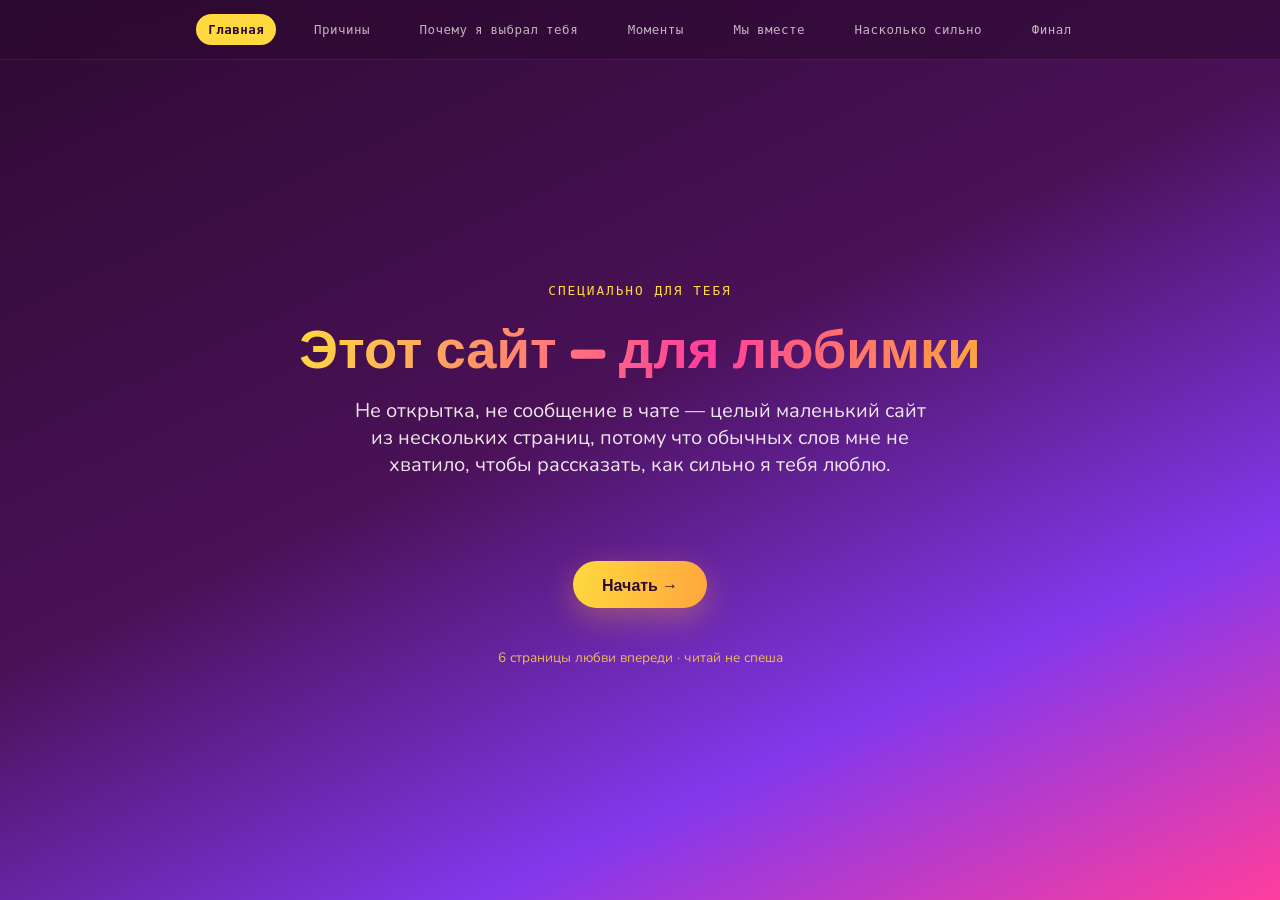
<file: love-site/index.html>
<!DOCTYPE html>
<html lang="ru">
<head>
<meta charset="UTF-8">
<meta name="viewport" content="width=device-width, initial-scale=1.0">
<title>Для тебя 💛</title>
<link rel="stylesheet" href="style.css">
</head>
<body class="page-home">

<div id="confetti-bg"></div>

<nav class="sitenav">
  <a href="index.html">Главная</a>
  <a href="reasons.html">Причины</a>
  <a href="chosen.html">Почему я выбрал тебя</a>
  <a href="gallery.html">Моменты</a>
  <a href="together.html">Мы вместе</a>
  <a href="meter.html">Насколько сильно</a>
  <a href="finale.html">Финал</a>
</nav>

<main>
  <div class="eyebrow">специально для тебя</div>
  <h1 class="page-title gradient-text">Этот сайт — для <span id="her-name-hero"></span></h1>
  <p class="lede">Не открытка, не сообщение в чате — целый маленький сайт из нескольких страниц, потому что обычных слов мне не хватило, чтобы рассказать, как сильно я тебя люблю.</p>
  <a class="next-link" href="reasons.html">Начать →</a>
  <div class="scroll-hint">6 страницы любви впереди · читай не спеша</div>
</main>

<script src="script.js"></script>
</body>
</html>
</file>
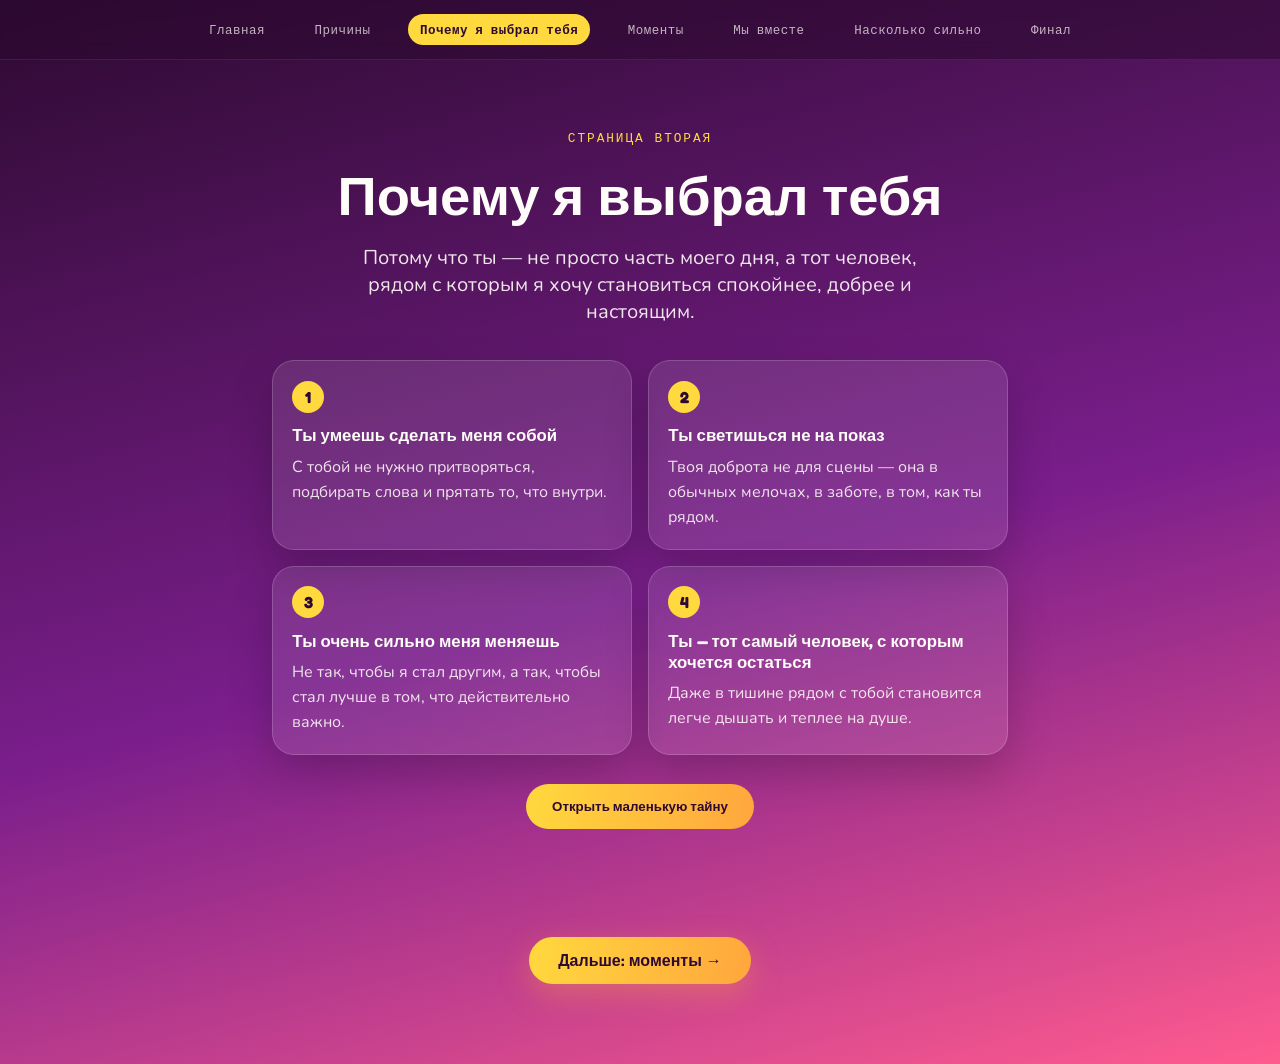
<file: love-site/chosen.html>
<!DOCTYPE html>
<html lang="ru">
<head>
<meta charset="UTF-8">
<meta name="viewport" content="width=device-width, initial-scale=1.0">
<title>Почему я выбрал тебя — для тебя 💞</title>
<link rel="stylesheet" href="style.css">
</head>
<body class="page-chosen">

<div id="confetti-bg"></div>

<nav class="sitenav">
  <a href="index.html">Главная</a>
  <a href="reasons.html">Причины</a>
  <a href="chosen.html">Почему я выбрал тебя</a>
  <a href="gallery.html">Моменты</a>
  <a href="together.html">Мы вместе</a>
  <a href="meter.html">Насколько сильно</a>
  <a href="finale.html">Финал</a>
</nav>

<main>
  <div class="eyebrow">страница вторая</div>
  <h2 class="page-title">Почему я выбрал тебя</h2>
  <p class="lede">Потому что ты — не просто часть моего дня, а тот человек, рядом с которым я хочу становиться спокойнее, добрее и настоящим.</p>

  <div class="chosen-grid">
    <article class="chosen-card">
      <span class="chosen-kicker">1</span>
      <h3>Ты умеешь сделать меня собой</h3>
      <p>С тобой не нужно притворяться, подбирать слова и прятать то, что внутри.</p>
    </article>

    <article class="chosen-card">
      <span class="chosen-kicker">2</span>
      <h3>Ты светишься не на показ</h3>
      <p>Твоя доброта не для сцены — она в обычных мелочах, в заботе, в том, как ты рядом.</p>
    </article>

    <article class="chosen-card">
      <span class="chosen-kicker">3</span>
      <h3>Ты очень сильно меня меняешь</h3>
      <p>Не так, чтобы я стал другим, а так, чтобы стал лучше в том, что действительно важно.</p>
    </article>

    <article class="chosen-card">
      <span class="chosen-kicker">4</span>
      <h3>Ты — тот самый человек, с которым хочется остаться</h3>
      <p>Даже в тишине рядом с тобой становится легче дышать и теплее на душе.</p>
    </article>
  </div>

  <button id="chosen-secret-btn" class="mini-btn">Открыть маленькую тайну</button>
  <p id="chosen-secret" class="secret-text">Я выбрал тебя не потому, что всё было идеально. Я выбрал тебя потому, что рядом с тобой я хочу быть лучше и не боюсь быть собой.</p>

  <a class="next-link" href="gallery.html">Дальше: моменты →</a>
</main>

<script src="script.js"></script>
</body>
</html>
</file>
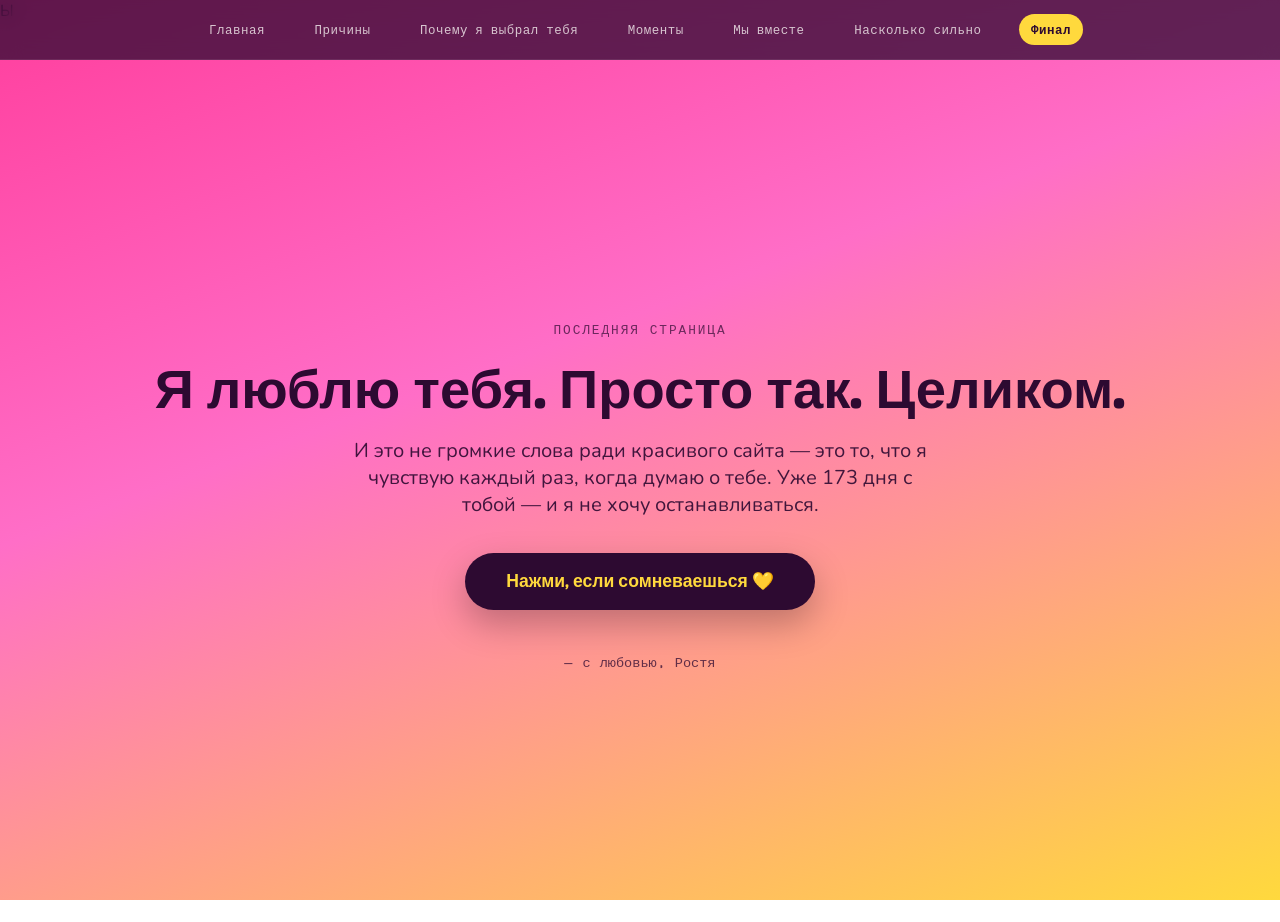
<file: love-site/finale.html>
Ы<!DOCTYPE html>
<html lang="ru">
<head>
<meta charset="UTF-8">
<meta name="viewport" content="width=device-width, initial-scale=1.0">
<title>Финал — для тебя 💛</title>
<link rel="stylesheet" href="style.css">
</head>
<body class="page-finale">

<div id="confetti-bg"></div>

<nav class="sitenav">
  <a href="index.html">Главная</a>
  <a href="reasons.html">Причины</a>
  <a href="chosen.html">Почему я выбрал тебя</a>
  <a href="gallery.html">Моменты</a>
  <a href="together.html">Мы вместе</a>
  <a href="meter.html">Насколько сильно</a>
  <a href="finale.html">Финал</a>
</nav>

<main>
  <div class="eyebrow">последняя страница</div>
  <h2 class="page-title">Я люблю тебя. Просто так. Целиком.</h2>
  <p class="lede" id="finale-text">И это не громкие слова ради красивого сайта — это то, что я чувствую каждый раз, когда думаю о тебе.</p>

  <button id="heart-btn">Нажми, если сомневаешься 💛</button>
  <div id="signature" class="mono"></div>
</main>

<script src="script.js"></script>
</body>
</html>
</file>
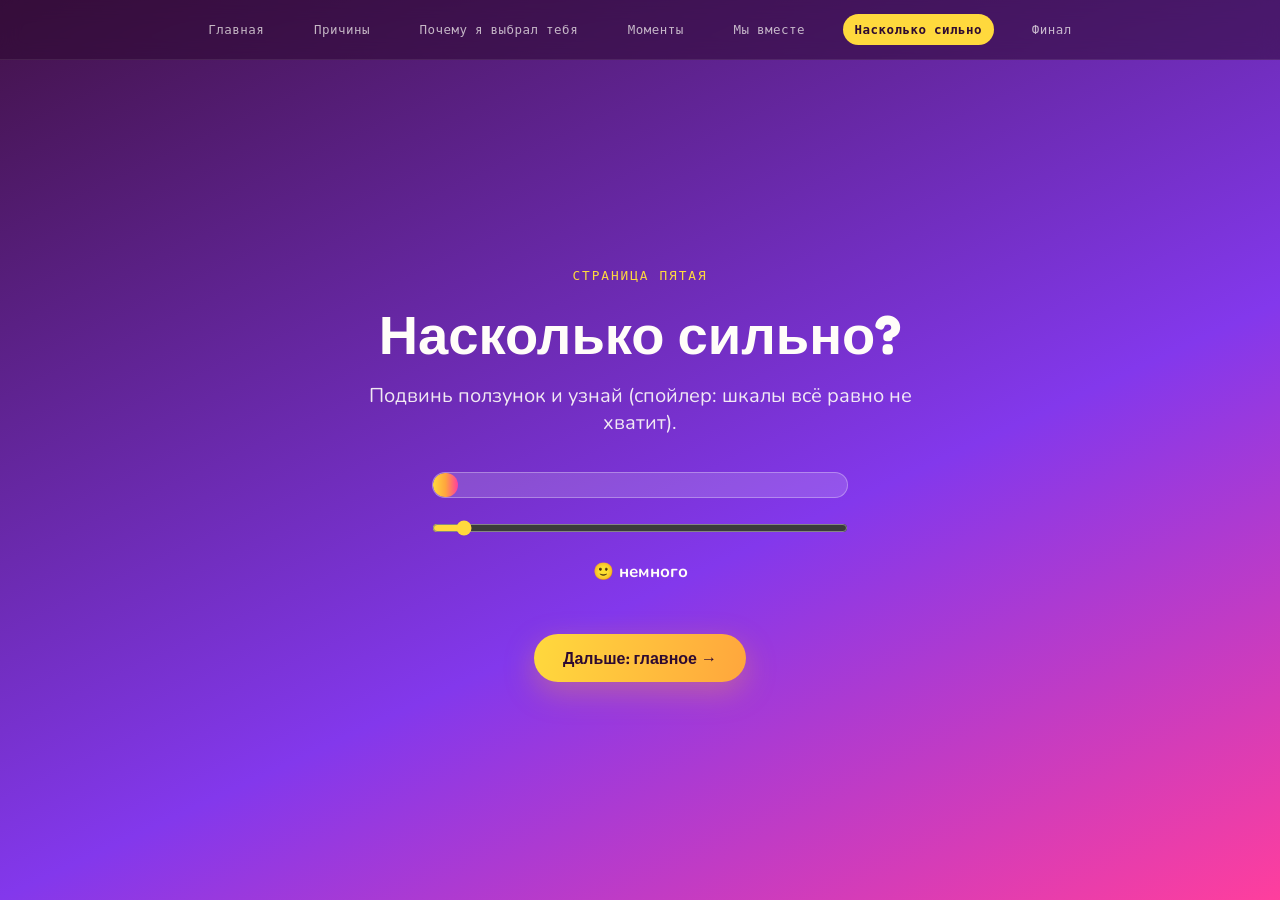
<file: love-site/meter.html>
<!DOCTYPE html>
<html lang="ru">
<head>
<meta charset="UTF-8">
<meta name="viewport" content="width=device-width, initial-scale=1.0">
<title>Насколько сильно — для тебя 💛</title>
<link rel="stylesheet" href="style.css">
</head>
<body class="page-meter">

<div id="confetti-bg"></div>

<nav class="sitenav">
  <a href="index.html">Главная</a>
  <a href="reasons.html">Причины</a>
  <a href="chosen.html">Почему я выбрал тебя</a>
  <a href="gallery.html">Моменты</a>
  <a href="together.html">Мы вместе</a>
  <a href="meter.html">Насколько сильно</a>
  <a href="finale.html">Финал</a>
</nav>

<main>
  <div class="eyebrow">страница пятая</div>
  <h2 class="page-title">Насколько сильно?</h2>
  <p class="lede">Подвинь ползунок и узнай (спойлер: шкалы всё равно не хватит).</p>

  <div id="meter-wrap">
    <div id="meter-track"><div id="meter-fill"></div></div>
    <input type="range" id="meter-range" min="0" max="100" value="6">
    <div id="meter-label">🙂 немного</div>
  </div>

  <a class="next-link" href="finale.html">Дальше: главное →</a>
</main>

<script src="script.js"></script>
</body>
</html>
</file>
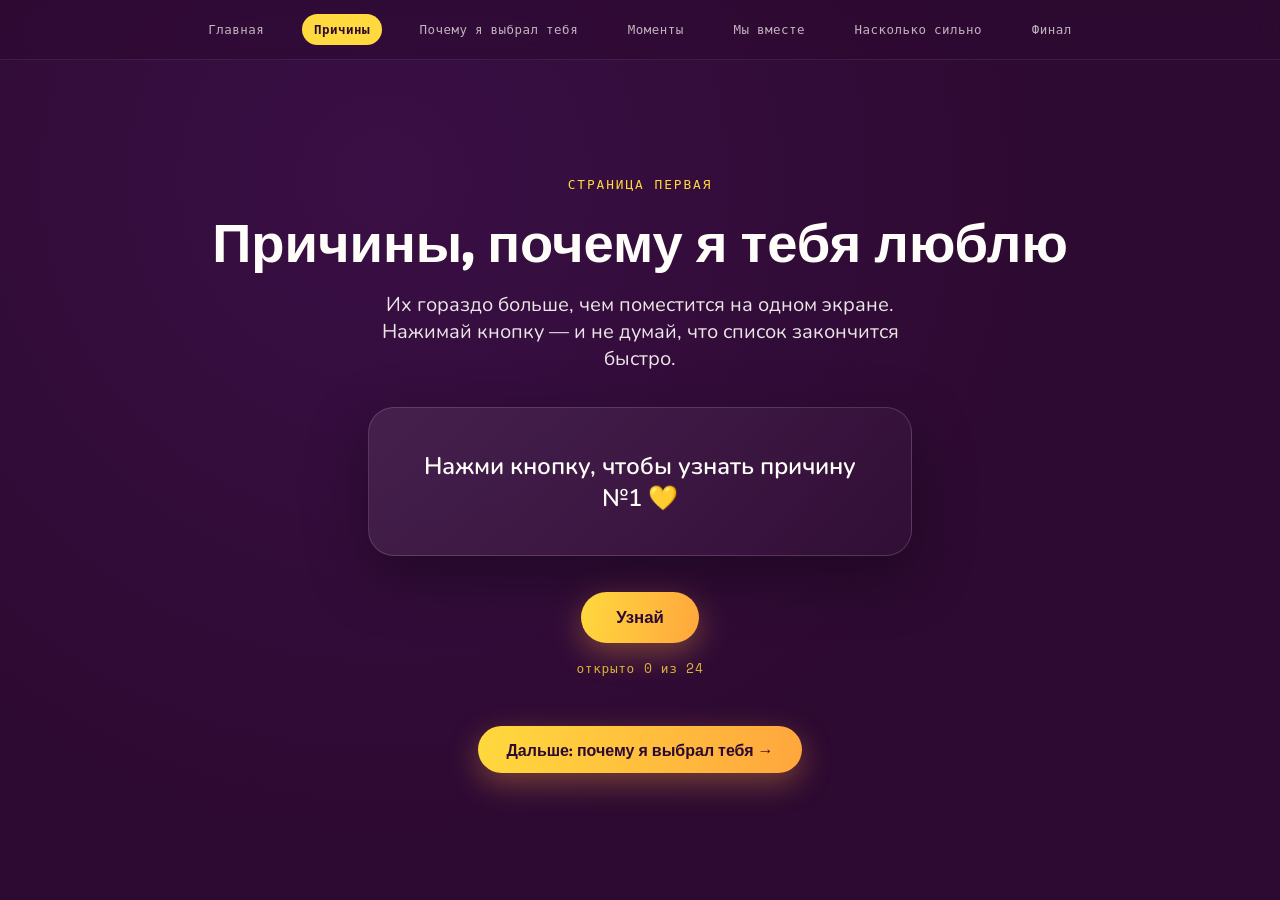
<file: love-site/reasons.html>
<!DOCTYPE html>
<html lang="ru">
<head>
<meta charset="UTF-8">
<meta name="viewport" content="width=device-width, initial-scale=1.0">
<title>Причины — для тебя 💛</title>
<link rel="stylesheet" href="style.css">
</head>
<body class="page-reasons">

<div id="confetti-bg"></div>

<nav class="sitenav">
  <a href="index.html">Главная</a>
  <a href="reasons.html">Причины</a>
  <a href="chosen.html">Почему я выбрал тебя</a>
  <a href="gallery.html">Моменты</a>
  <a href="together.html">Мы вместе</a>
  <a href="meter.html">Насколько сильно</a>
  <a href="finale.html">Финал</a>
</nav>

<main>
  <div class="eyebrow">страница первая</div>
  <h2 class="page-title">Причины, почему я тебя люблю</h2>
  <p class="lede">Их гораздо больше, чем поместится на одном экране. Нажимай кнопку — и не думай, что список закончится быстро.</p>

  <div id="reason-card">Нажми кнопку, чтобы узнать причину №1 💛</div>
  <button id="reason-btn">Узнай</button>
  <div id="reason-count" class="mono">открыто 0 из 24</div>

  <a class="next-link" href="chosen.html">Дальше: почему я выбрал тебя →</a>
</main>

<script src="script.js"></script>
</body>
</html>
</file>
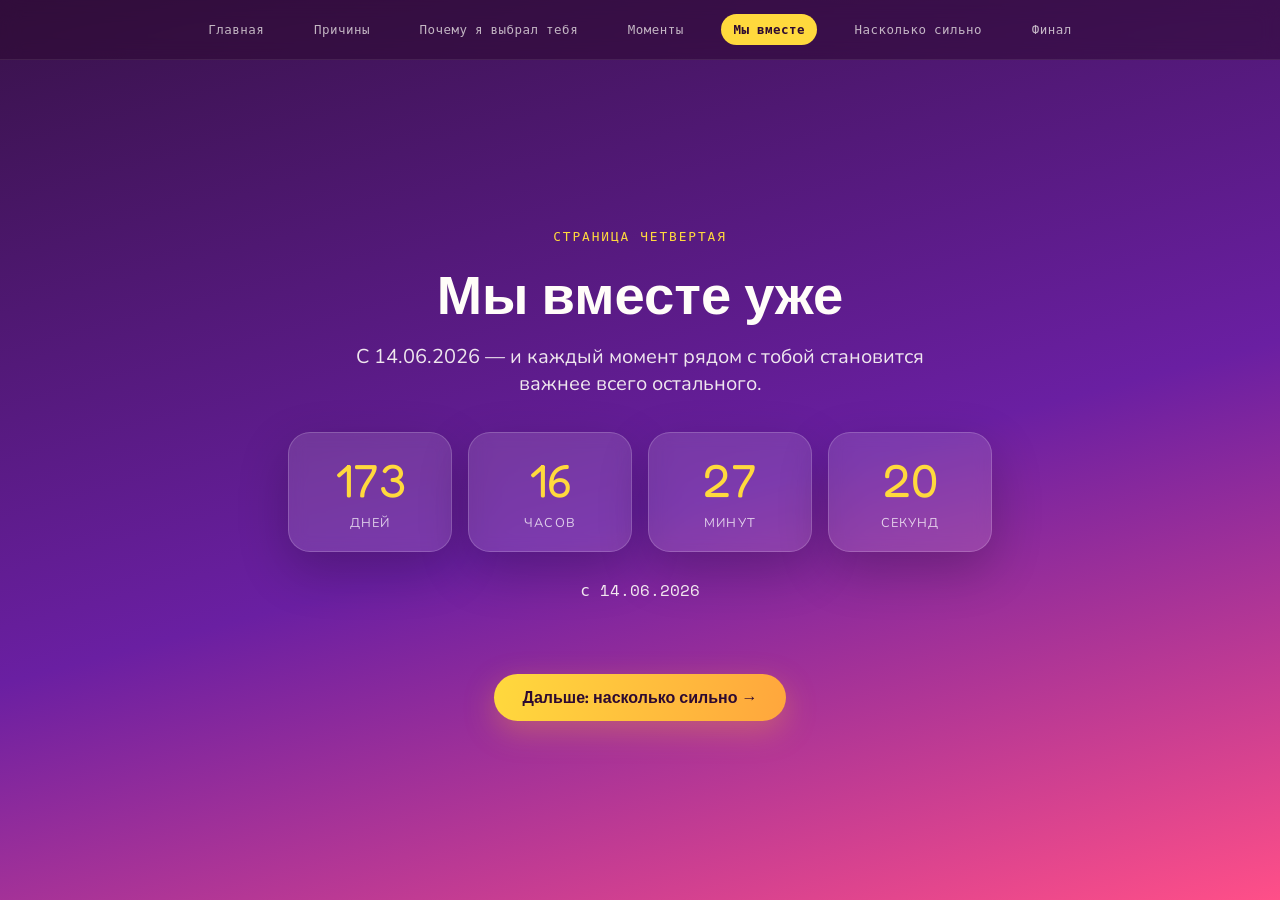
<file: love-site/together.html>
<!DOCTYPE html>
<html lang="ru">
<head>
<meta charset="UTF-8">
<meta name="viewport" content="width=device-width, initial-scale=1.0">
<title>Мы вместе — этот счётчик для нас 💞</title>
<link rel="stylesheet" href="style.css">
</head>
<body class="page-together">

<div id="confetti-bg"></div>

<nav class="sitenav">
  <a href="index.html">Главная</a>
  <a href="reasons.html">Причины</a>
  <a href="chosen.html">Почему я выбрал тебя</a>
  <a href="gallery.html">Моменты</a>
  <a href="together.html">Мы вместе</a>
  <a href="meter.html">Насколько сильно</a>
  <a href="finale.html">Финал</a>
</nav>

<main>
  <div class="eyebrow">страница четвертая</div>
  <h2 class="page-title">Мы вместе уже</h2>
  <p class="lede">С 14.06.2026 — и каждый момент рядом с тобой становится важнее всего остального.</p>

  <div id="together-wrap" class="together-card">
    <div class="timer-figure">
      <span id="together-days">0</span>
      <small>дней</small>
    </div>
    <div class="timer-figure">
      <span id="together-hours">0</span>
      <small>часов</small>
    </div>
    <div class="timer-figure">
      <span id="together-minutes">0</span>
      <small>минут</small>
    </div>
    <div class="timer-figure">
      <span id="together-seconds">0</span>
      <small>секунд</small>
    </div>
  </div>

  <p id="together-date" class="mono">с 14.06.2026</p>

  <a class="next-link" href="meter.html">Дальше: насколько сильно →</a>
</main>

<script src="script.js"></script>
</body>
</html>
</file>
<file: love-site/style.css>
@import url('https://fonts.googleapis.com/css2?family=Fredoka:wght@500;600;700&family=Nunito:wght@400;600;700;800&family=Space+Mono&display=swap');

:root{
  --pink: #ff3e9d;
  --tangerine: #ffa63d;
  --sunshine: #ffd93d;
  --grape: #8338ec;
  --plum: #2d0a31;
  --white: #fffdf9;
}
*{box-sizing:border-box; margin:0; padding:0;}
html{scroll-behavior:smooth;}
body{
  font-family:'Nunito', sans-serif;
  background: var(--plum);
  color: var(--white);
  overflow-x:hidden;
  min-height:100vh;
}
h1,h2,h3, .display{ font-family:'Fredoka', sans-serif; }
.mono{ font-family:'Space Mono', monospace; }
a{ color:inherit; text-decoration:none; }

#confetti-bg{
  position:fixed; inset:0; pointer-events:none; z-index:0; overflow:hidden;
}
.bit{
  position:absolute; top:-40px; font-size:22px; opacity:.55;
  animation: fall linear infinite;
}
@keyframes fall{ to{ transform: translateY(110vh) rotate(360deg); } }

nav.sitenav{
  position:fixed; top:0; left:0; right:0; z-index:20;
  display:flex; align-items:center; justify-content:center; gap: clamp(.4rem, 2vw, 1.6rem);
  padding: .9rem 1rem;
  background: rgba(45,10,49,.55);
  backdrop-filter: blur(10px);
  border-bottom: 1px solid rgba(255,255,255,.08);
  flex-wrap: wrap;
}
nav.sitenav a{
  font-family:'Space Mono', monospace;
  font-size:.78rem;
  letter-spacing:.04em;
  color: rgba(255,253,249,.7);
  padding: .35rem .75rem;
  border-radius:999px;
  transition: color .15s ease, background .15s ease;
  white-space:nowrap;
}
nav.sitenav a:hover{ color: var(--white); background: rgba(255,255,255,.08); }
nav.sitenav a.active{ color: var(--plum); background: var(--sunshine); font-weight:700; }

main{
  position:relative; z-index:1;
  min-height:100vh;
  display:flex; flex-direction:column; align-items:center; justify-content:center;
  padding: 8rem 6vw 5rem;
  text-align:center;
}

.eyebrow{
  font-family:'Space Mono', monospace;
  letter-spacing:.15em;
  text-transform:uppercase;
  font-size:.8rem;
  color: var(--sunshine);
  margin-bottom:1.2rem;
}

.page-title{
  font-size: clamp(2rem, 6vw, 3.4rem);
  line-height:1.08;
  margin-bottom:1.2rem;
}
.gradient-text{
  background: linear-gradient(100deg, var(--sunshine), var(--pink) 60%, var(--tangerine));
  -webkit-background-clip:text;
  background-clip:text;
  color:transparent;
}
.lede{
  font-size: clamp(1rem, 2.4vw, 1.25rem);
  max-width:36rem;
  opacity:.9;
  margin-bottom: 2.2rem;
}

body.page-home{ background: linear-gradient(155deg, var(--plum) 0%, #4a1157 45%, var(--grape) 75%, var(--pink) 100%); }
body.page-reasons{ background: radial-gradient(circle at 30% 20%, #3a0f45 0%, var(--plum) 60%); }
body.page-gallery{ background: linear-gradient(160deg, var(--plum), #421247); }
body.page-meter{ background: linear-gradient(155deg, #421247, var(--grape) 60%, var(--pink)); }
body.page-together{ background: linear-gradient(165deg, #381249 0%, #6a1fa2 55%, #ff4f88 100%); }
body.page-finale{ background: linear-gradient(160deg, var(--pink), #ff6ec7 40%, var(--sunshine)); color: var(--plum); }
body.page-finale .eyebrow{ color: var(--plum); opacity:.7; }
body.page-finale nav.sitenav a{ color: rgba(45,10,49,.65); }
body.page-finale nav.sitenav a:hover{ color: var(--plum); background: rgba(45,10,49,.08); }
body.page-finale nav.sitenav a.active{ color: var(--white); background: var(--plum); }
body.page-finale{ background-attachment:fixed; }

body.page-finale nav.sitenav{ background: rgba(45,10,49,.75); }
body.page-finale nav.sitenav a{ color: rgba(255,253,249,.75); }
body.page-finale nav.sitenav a:hover{ color: #fff; background: rgba(255,255,255,.1); }
body.page-finale nav.sitenav a.active{ color: var(--plum); background: var(--sunshine); }

.scroll-hint{
  margin-top:2.5rem;
  font-size:.85rem;
  color: var(--sunshine);
  opacity:.85;
}

.next-link{
  margin-top: 3rem;
  display:inline-flex; align-items:center; gap:.5rem;
  font-family:'Fredoka', sans-serif;
  font-weight:600;
  font-size:1rem;
  color: var(--plum);
  background: linear-gradient(100deg, var(--sunshine), var(--tangerine));
  padding: .85rem 1.8rem;
  border-radius:999px;
  box-shadow: 0 10px 30px rgba(255,166,61,.35);
  transition: transform .15s ease, box-shadow .15s ease;
}
.next-link:hover{ transform: translateY(-3px) scale(1.03); }

#reason-card{
  background: linear-gradient(135deg, rgba(255,255,255,.08), rgba(255,255,255,.02));
  border: 1px solid rgba(255,255,255,.15);
  border-radius: 26px;
  padding: 2.6rem 2.2rem;
  max-width: 34rem;
  width:100%;
  min-height:9rem;
  display:flex; align-items:center; justify-content:center;
  font-size: clamp(1.1rem, 3vw, 1.5rem);
  font-weight:600;
  box-shadow: 0 20px 60px rgba(0,0,0,.35);
}
#reason-card.pop{ animation: pop .45s ease; }
@keyframes pop{
  0%{ transform: scale(.9) rotate(-1.5deg); opacity:0;}
  60%{ transform: scale(1.03) rotate(.5deg); opacity:1;}
  100%{ transform: scale(1) rotate(0deg);}
}
#reason-btn{
  margin-top:2.2rem;
  border:none; cursor:pointer;
  font-family:'Fredoka', sans-serif;
  font-weight:600;
  font-size:1.05rem;
  color: var(--plum);
  background: linear-gradient(100deg, var(--sunshine), var(--tangerine));
  padding: .95rem 2.2rem;
  border-radius: 999px;
  box-shadow: 0 10px 30px rgba(255,166,61,.35);
  transition: transform .15s ease, box-shadow .15s ease;
}
#reason-btn:hover{ transform: translateY(-3px) scale(1.03); }
#reason-btn:active{ transform: translateY(0) scale(.98); }
#reason-count{
  margin-top:1rem;
  font-size:.8rem;
  letter-spacing:.05em;
  color: var(--sunshine);
  opacity:.8;
}

.grid{
  display:grid;
  grid-template-columns: repeat(2, minmax(140px, 1fr));
  gap: 1.1rem;
  max-width: 40rem;
  width:100%;
}
.photo-slot{
  aspect-ratio: 1 / 1;
  border-radius: 22px;
  background-size: cover;
  background-position:center;
  background-color: rgba(255,255,255,.06);
  border: 2px dashed rgba(255,255,255,.25);
  display:flex; align-items:center; justify-content:center;
  font-size:.85rem;
  color: rgba(255,255,255,.55);
  padding: 1rem;
  transform: rotate(var(--r, 0deg));
}
.photo-slot:nth-child(1){ --r: -2deg; }
.photo-slot:nth-child(2){ --r: 1.5deg; }
.photo-slot:nth-child(3){ --r: 1deg; }
.photo-slot:nth-child(4){ --r: -1.5deg; }

#meter-wrap{ width:100%; max-width: 26rem; }
#meter-track{
  position:relative; height: 26px; border-radius:999px;
  background: rgba(255,255,255,.15);
  overflow:hidden; border:1px solid rgba(255,255,255,.3);
}
#meter-fill{
  height:100%; width:6%; border-radius:999px;
  background: linear-gradient(90deg, var(--sunshine), var(--tangerine), var(--pink));
  transition: width .12s ease;
}
#meter-range{ width:100%; margin-top:1.4rem; accent-color: var(--sunshine); }
#meter-label{ margin-top:1.1rem; font-size:1.05rem; font-weight:700; min-height: 1.6em; }

body.page-chosen{ background: linear-gradient(165deg, #2d0a31 0%, #7a1e8b 55%, #ff5b8f 100%); }
.chosen-grid{
  display:grid;
  grid-template-columns: repeat(2, minmax(220px, 1fr));
  gap: 1rem;
  width: min(100%, 46rem);
  margin: 0 auto 1.8rem;
}
.chosen-card{
  background: rgba(255,255,255,.1);
  border: 1px solid rgba(255,255,255,.17);
  border-radius: 22px;
  padding: 1.2rem;
  text-align:left;
  box-shadow: 0 18px 44px rgba(0,0,0,.2);
}
.chosen-card h3{ font-size:1.05rem; margin-bottom:.55rem; }
.chosen-card p{ opacity:.88; line-height:1.55; }
.chosen-kicker{
  display:inline-flex;
  width:2rem; height:2rem;
  align-items:center; justify-content:center;
  border-radius:999px;
  background: var(--sunshine);
  color: var(--plum);
  font-family:'Fredoka', sans-serif;
  font-weight:700;
  margin-bottom:.8rem;
}
.mini-btn{
  border:none; cursor:pointer;
  margin-bottom:1rem;
  background: linear-gradient(100deg, var(--sunshine), var(--tangerine));
  color: var(--plum);
  font-family:'Fredoka', sans-serif;
  font-weight:700;
  padding: .9rem 1.6rem;
  border-radius:999px;
}
.secret-text{
  max-width: 38rem;
  opacity:0;
  transform: translateY(8px);
  transition: opacity .2s ease, transform .2s ease;
}
.secret-text.shown{ opacity:1; transform: translateY(0); }

.together-card{
  display:grid;
  grid-template-columns: repeat(4, minmax(110px, 1fr));
  gap: 1rem;
  width: min(100%, 44rem);
  margin: 0 auto 1.6rem;
}
.timer-figure{
  background: rgba(255,255,255,.12);
  border: 1px solid rgba(255,255,255,.18);
  border-radius: 22px;
  padding: 1.2rem 0.9rem;
  backdrop-filter: blur(8px);
  box-shadow: 0 18px 50px rgba(0,0,0,.22);
}
.timer-figure span{
  display:block;
  font-size: clamp(1.8rem, 5vw, 2.9rem);
  font-family:'Fredoka', sans-serif;
  color: var(--sunshine);
}
.timer-figure small{
  display:block;
  margin-top: .35rem;
  font-size: .8rem;
  letter-spacing: .08em;
  text-transform: uppercase;
  color: rgba(255,255,255,.75);
}
#together-date{ margin-bottom: 1.5rem; opacity: .9; }

#heart-btn{
  border:none; cursor:pointer;
  background: var(--plum);
  color: var(--sunshine);
  font-family:'Fredoka', sans-serif;
  font-weight:600;
  font-size:1.1rem;
  padding: 1.1rem 2.6rem;
  border-radius:999px;
  box-shadow: 0 14px 34px rgba(0,0,0,.25);
  transition: transform .15s ease;
}
#heart-btn:hover{ transform: scale(1.05) rotate(-1deg); }
#signature{ margin-top:2.6rem; font-size:.85rem; opacity:.75; }

@media (prefers-reduced-motion: reduce){
  .bit{ animation: none; display:none; }
}
</file>
